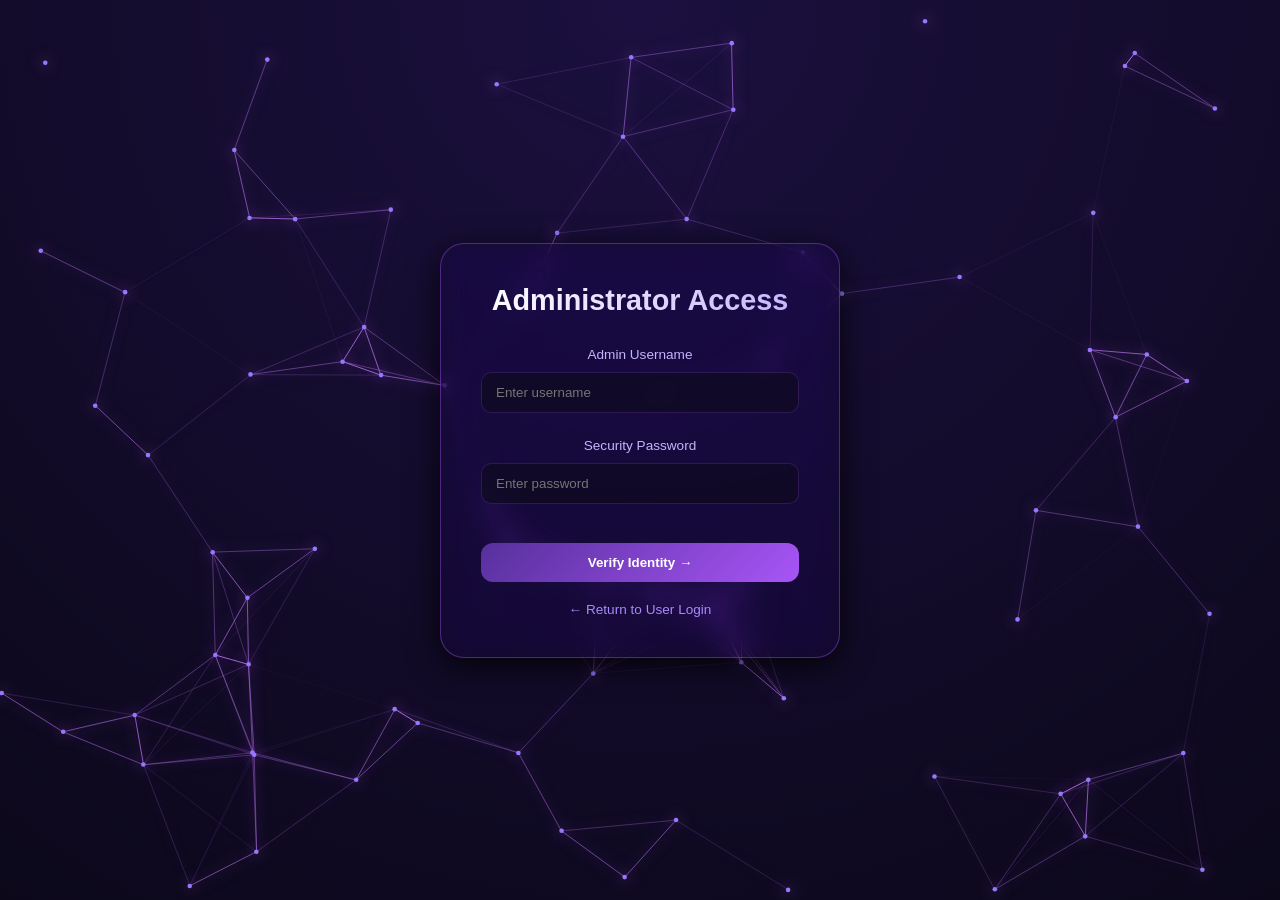
<file: templates/admin/admin_login.html>
<!DOCTYPE html>
<html lang="en">
<head>
    <meta charset="UTF-8">
    <meta name="viewport" content="width=device-width, initial-scale=1.0">
    <title>Admin Portal | NeuroHarmonics</title>
    <link rel="stylesheet" href="../../static/index/index.css">
</head>
<body class="admin-portal">
    <canvas id="neural-bg"></canvas>

    <div class="admin-center-wrapper">
        <div class="auth-card glassmorphism">
            <h2>Administrator Access</h2>
            <div class="form">
                <label>Admin Username</label>
                <input type="text" id="adminUsername" placeholder="Enter username" required>
                
                <label>Security Password</label>
                <input type="password" id="adminPassword" placeholder="Enter password" required>
                
                <button class="primary-btn" onclick="submitAdminAuth()">
                    Verify Identity →
                </button>
            </div>
            <a href="/login" class="back-to-user">← Return to User Login</a>
        </div>
    </div>

    <script src="../../static/index/script.js"></script>
    <script type="module" src="../../static/index/neural-bg.js"></script>
</body>
</html>
</file>
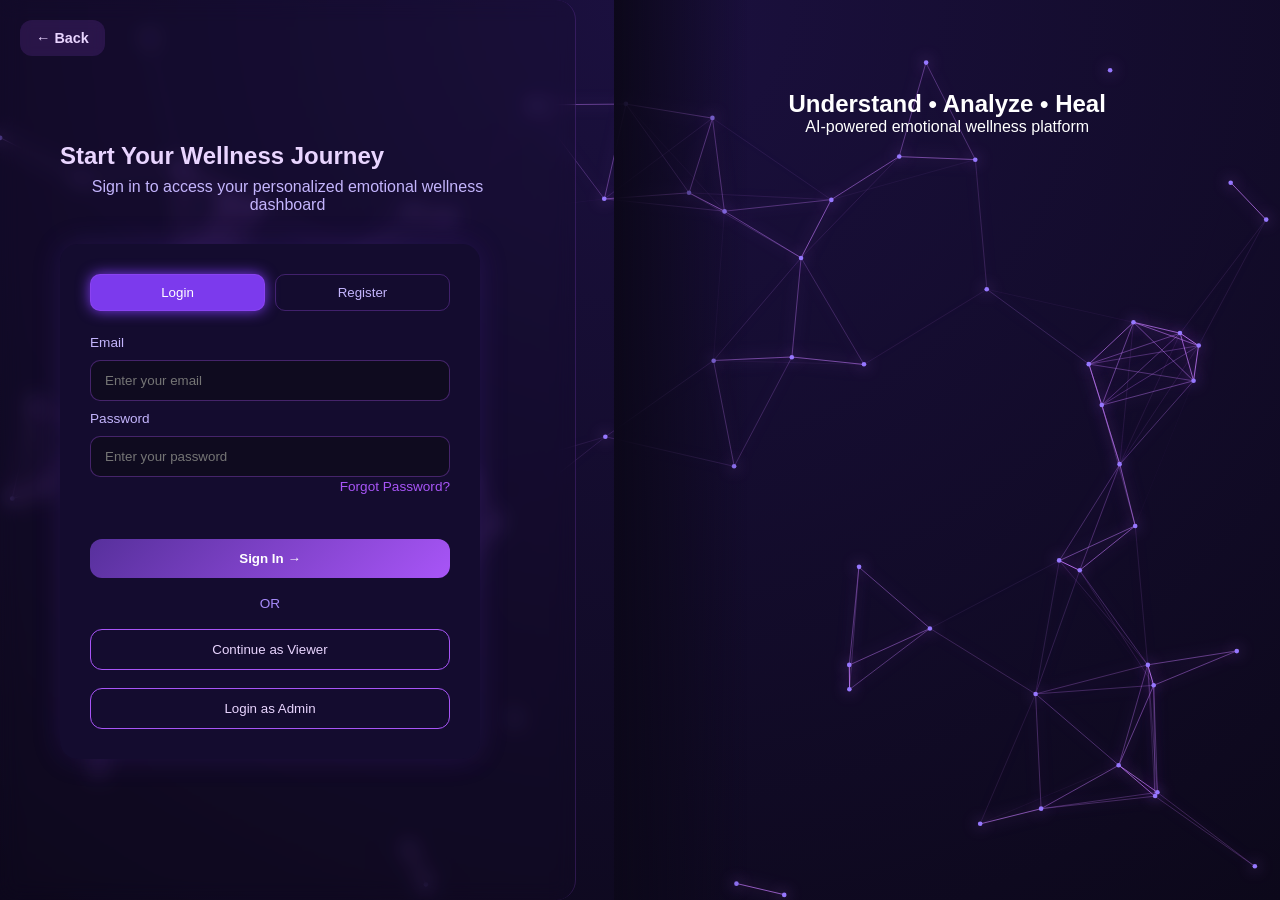
<file: templates/index/login.html>
<!DOCTYPE html>
<html lang="en">
<head>
  <meta charset="UTF-8" />
  <meta name="viewport" content="width=device-width, initial-scale=1.0" />
  <link rel="stylesheet" href="../../static/index/index.css" />
  <title>Wellness Login</title>
</head>
<body>
<canvas id="neural-bg"></canvas>
<a href="{{ url_for('home') }}" class="back-btn">← Back</a>

<!-- Main Layout -->
<main class="split-container">

  <!-- LEFT: Login Section -->
  <section class="left-section reveal">
    <h1>Start Your Wellness Journey</h1>
    <p class="subtitle">
      Sign in to access your personalized emotional wellness dashboard
    </p>

    <div class="auth-card">

      <!-- Tabs -->
      <div class="tabs">
        <button class="tab active" onclick="showLogin()">Login</button>
        <button class="tab" onclick="showRegister()">Register</button>
      </div>

      <!-- Login Form -->
      <form id="loginForm" class="form active">
    <label>Email</label>
    <input id="email" type="email" placeholder="Enter your email" required />

    <label>Password</label>
    <input id="password" type="password" placeholder="Enter your password" required />

    <div style="text-align: right; margin-top: -10px; margin-bottom: 20px;">
        <a href="#" onclick="forgotPassword()" style="color: #a855f7; font-size: 0.85rem; text-decoration: none;">Forgot Password?</a>
    </div>

    <button type="button" id="login-btn" class="primary-btn" onclick="login()">
        Sign In →
    </button>

    <div id="reset-section" style="display:none; margin-top: 20px; border-top: 1px solid rgba(255,255,255,0.1); padding-top: 15px;">
        <h4 style="color: #a855f7; margin-bottom: 10px;">Reset Password</h4>
        
        <label>OTP from Email</label>
        <input id="reset-otp" type="text" placeholder="6-digit code" maxlength="6" />

        <label>New Password</label>
        <input id="new-password" type="password" placeholder="Create new password" />

        <button type="button" class="primary-btn" style="background: #4f46e5; margin-top: 10px;" onclick="verifyResetAndChange()">
            Update Password
        </button>
    </div>
</form>

      <!-- Register Form -->
      <form id="registerForm" class="form hidden">
          <label>Full Name</label>
          <input type="text" id="reg-name" placeholder="Enter your full name" oninput="checkRegFields()" required />

          <label>Email</label>
          <input type="email" id="reg-email" placeholder="Enter your email" oninput="checkRegFields()" required />

          <label>Password</label>
          <input type="password" id="reg-password" placeholder="Create a password" oninput="checkRegFields()" required />

          <button type="button" id="validate-mail-btn" class="primary-btn" onclick="sendRegistrationOTP()" disabled style="opacity: 0.5; cursor: not-allowed;">
              Validate Mail →
          </button>

          <div id="otp-section" style="display:none; margin-top: 20px; border-top: 1px solid rgba(255,255,255,0.1); padding-top: 15px;">
              <label>Enter 6-Digit OTP</label>
              <input type="text" id="reg-otp" placeholder="Enter code from email" maxlength="6" style="text-align: center; letter-spacing: 5px;" />
              <button type="button" class="primary-btn" style="background: linear-gradient(135deg, #6366f1, #a855f7);" onclick="verifyAndRegister()">
                  Verify & Create Account
              </button>
          </div>
      </form>

      <div class="divider">OR</div>

      <button class="viewer-btn" onclick="window.location.href='/health-tips'">Continue as Viewer</button>

      <div class="divider"></div>

      <!-- ADMIN LOGIN -->
      <button class="admin-btn" onclick="goToAdminLogin()">
        Login as Admin
      </button>

    </div>
  </section>

  <!-- RIGHT: Video Section -->
<section class="right-section">
<video autoplay muted loop playsinline 
       poster="https://res.cloudinary.com/dkjp9svlj/video/upload/w_854,q_auto:eco,f_auto/v1771454826/waves_3_lwwahi.jpg" 
       style="width:100%; height:100%; object-fit:cover;">
    
    <source src="https://res.cloudinary.com/dkjp9svlj/video/upload/w_854,br_1m,q_auto:eco,f_auto/v1771454826/waves_3_lwwahi.mp4" type="video/mp4" />
    
    Your browser does not support the video tag.
</video>
  <div class="video-overlay">
    <h2>Understand • Analyze • Heal</h2>
    <p>AI-powered emotional wellness platform</p>
  </div>
</section>

</main>
<script src="../../static/index/script.js"></script>
<script type="module" src="../../static/index/neural-bg.js"></script>
<!-- Music Player Script -->
<script src="../../static/music_player.js"></script>
</body>
</html>
</file>
<file: static/index/index.css>
/* Emotion Detection Section */
.face-emotion-section {
  margin-top: 18px;
  display: flex;
  flex-direction: column;
  gap: 10px;
}
.face-btn, .capture-btn {
  background: linear-gradient(135deg, #a855f7, #7c3aed);
  color: #fff;
  border: none;
  border-radius: 8px;
  padding: 8px 16px;
  font-weight: 600;
  cursor: pointer;
  transition: 0.2s;
}
.face-btn:hover, .capture-btn:hover {
  background: #4c1d95;
}
#camera-container {
  display: flex;
  flex-direction: column;
  align-items: center;
  gap: 8px;
}
.emotion-result {
  margin-top: 10px;
  min-height: 32px;
  font-size: 1.1rem;
  font-weight: 600;
  opacity: 0;
  transition: opacity 0.3s;
}
.emotion-result.show {
  opacity: 1;
}
.emotion-label {
  color: #6d28d9;
}
.emotion-accuracy {
  color: #a855f7;
}
/* =========================
   Global Reset
========================= */
* {
  margin: 0;
  padding: 0;
  box-sizing: border-box;
  font-family: "Segoe UI", Tahoma, Geneva, Verdana, sans-serif;
}

body {
  background: transparent;
  color: #e9d5ff;
  min-height: 100vh;
  overflow-x: hidden;
}


/* =========================
   Navbar
========================= */
.navbar {
  display: flex;
  justify-content: space-between;
  align-items: center;
  padding: 18px 32px;
  background: linear-gradient(90deg, #4c1d95, #6d28d9);
  box-shadow: 0 4px 20px rgba(124, 58, 237, 0.45);
}

.music-btn-container {
  position: relative;
  display: inline-block;
}
.music-btn-container button#music-btn {
  background: #6d28d9;
  color: #fff;
  border: none;
  border-radius: 50%;
  width: 40px;
  height: 40px;
  font-size: 1.3rem;
  cursor: pointer;
  box-shadow: 0 2px 8px rgba(124, 58, 237, 0.18);
  transition: background 0.2s;
}
.music-btn-container button#music-btn:hover {
  background: #4c1d95;
}
.music-panel {
  position: absolute;
  top: 45px;
  right: 0;
  background: #fff;
  color: #4c1d95;
  border-radius: 12px;
  box-shadow: 0 4px 16px rgba(124, 58, 237, 0.18);
  padding: 16px 18px;
  min-width: 180px;
  display: none;
  flex-direction: column;
  align-items: center;
  z-index: 9999;
}
.music-panel.open {
  display: flex;
}
.music-panel button {
  background: #6d28d9;
  color: #fff;
  border: none;
  border-radius: 50%;
  width: 36px;
  height: 36px;
  font-size: 1.1rem;
  margin-bottom: 8px;
  cursor: pointer;
}
.music-panel input[type="range"] {
  width: 100px;
  margin-bottom: 8px;
}
.music-panel span {
  font-size: 0.95rem;
  color: #6d28d9;
}
}

.logo {
  font-size: 1.4rem;
  font-weight: bold;
  display: flex;
  gap: 8px;
  align-items: center;
  color: #fff;
}

.nav-link {
  text-decoration: none !important;
  background: linear-gradient(135deg, #a855f7, #7c3aed);
  border: none;
  padding: 10px 20px;
  border-radius: 10px;
  color: #fff;
  font-weight: 600;
  cursor: pointer;
  transition: 0.3s ease;
}

.nav-link:hover {
  transform: translateY(-2px) scale(1.05);
  box-shadow: 0 0 18px #a855f7;
}

.get-started {
  background: linear-gradient(135deg, #a855f7, #7c3aed);
  border: none;
  padding: 10px 20px;
  border-radius: 10px;
  color: #fff;
  font-weight: 600;
  cursor: pointer;
  transition: 0.3s ease;
}

.get-started:hover {
  transform: translateY(-2px) scale(1.05);
  box-shadow: 0 0 18px #a855f7;
}

/* =========================
   Hero Section
========================= */
.hero {
  text-align: center;
  padding: 80px 20px 60px;
}


.badge {
  display: inline-block;
  padding: 8px 16px;
  background: rgba(168, 85, 247, 0.15);
  border: 1px solid #a855f7;
  border-radius: 999px;
  color: #d8b4fe;
  font-size: 0.9rem;
  margin-bottom: 20px;
}

.hero-title {
  font-size: 3rem;
  font-weight: 800;
  background: linear-gradient(90deg, #c4b5fd, #e9d5ff);
  -webkit-background-clip: text;
  -webkit-text-fill-color: transparent;
}

.hero-description {
  max-width: 680px;
  margin: 18px auto 0;
  color: #c4b5fd;
  line-height: 1.6;
}

/* =========================
   Features
========================= */
.features {
  display: grid;
  grid-template-columns: repeat(auto-fit, minmax(230px, 1fr));
  gap: 24px;
  padding: 40px 60px;
}

.feature-card {
  background: #140c2f;
  padding: 26px 22px;
  border-radius: 16px;
  text-align: center;
  box-shadow: 0 10px 30px rgba(124, 58, 237, 0.25);
  transition: 0.3s ease;
}

.feature-card:hover {
  transform: translateY(-8px);
  box-shadow: 0 0 28px rgba(168, 85, 247, 0.55);
}

.feature-card .icon {
  font-size: 2rem;
  margin-bottom: 14px;
}

.feature-card h3 {
  margin-bottom: 8px;
  color: #ddd6fe;
}

.feature-card p {
  font-size: 0.95rem;
  color: #b8b2ff;
  line-height: 1.5;
}

/* =========================
   Auth Container
========================= */
.container {
  padding: 60px 20px 80px;
  display: flex;
  flex-direction: column;
  align-items: center;
}

.container h1 {
  font-size: 2rem;
  color: #e9d5ff;
}

.subtitle {
  margin-top: 8px;
  margin-bottom: 30px;
  color: #c4b5fd;
  text-align: center;
}

/* =========================
   Auth Card
========================= */
.auth-card {
  background: #140c2f;
  width: 100%;
  max-width: 420px;
  padding: 30px;
  border-radius: 18px;
 box-shadow: 0 0 30px rgba(124, 58, 237, 0.15);
}

/* =========================
   Tabs
========================= */
.tabs {
  display: flex;
  gap: 10px;
  margin-bottom: 24px;
}

.tab {
  flex: 1;
  padding: 10px;
  background: transparent;
  border: 1px solid rgba(168, 85, 247, 0.3);
  color: #c4b5fd;
  border-radius: 10px;
  cursor: pointer;
  transition: 0.3s ease;
}

.tab:hover {
  background: rgba(168, 85, 247, 0.15);
}

.tab.active {
  background: #7c3aed;
  color: #fff;
  box-shadow: 0 0 14px #7c3aed;
}

/* =========================
   Forms
========================= */
.form {
  display: flex;
  flex-direction: column;
  gap: 10px;
}


.form label {
  font-size: 0.85rem;
  color: #c4b5fd;
}

.form input {
  padding: 12px 14px;
  border-radius: 10px;
  border: 1px solid rgba(168, 85, 247, 0.35);
  background: #0f0b1f;
  color: #fff;
  outline: none;
  transition: 0.3s ease;
}

.form input:focus {
  border-color: #a855f7;
  box-shadow: 0 0 15px rgba(168, 85, 247, 0.4);
  background: rgba(168, 85, 247, 0.05);
}

.hidden {
  display: none;
}

/* =========================
   Buttons
========================= */

.primary-btn {

  margin-top: 14px;

  padding: 12px;

  border-radius: 12px;

  border: none;

  background: linear-gradient(135deg, #57309c, #a855f7);

  color: #fff;

  font-weight: 600;

  cursor: pointer;

  transition: 0.3s ease;

}



.primary-btn:hover {

  transform: translateY(-2px) scale(1.03);

  box-shadow: 0 0 10px #401a63;

}



.divider {

  text-align: center;

  margin: 18px 0;

  color: #a78bfa;

  font-size: 0.85rem;

}



.viewer-btn {

  width: 100%;
  padding: 12px;
  background: transparent;
  border: 1px solid #a855f7;
  border-radius: 12px;
  color: #e9d5ff;
  cursor: pointer;
  transition: 0.3s ease;
}



.viewer-btn:hover {
  background: rgba(168, 85, 247, 0.15);
  box-shadow: 0 0 12px rgba(168, 85, 247, 0.5);
}

/* =========================
   Responsive
========================= */
@media (max-width: 768px) {
  .features {
    padding: 30px 20px;
  }

  .hero-title {
    font-size: 2.3rem;
  }
}


/* =========================
   Scroll Animations
========================= */

/* Hidden state */
.reveal {
  opacity: 0;
  transform: translateY(40px);
  transition: all 0.8s ease;
}

/* Visible state */
.reveal.active {
  opacity: 1;
  transform: translateY(0);
}

/* Stagger animation for cards */
.feature-card {
  transition-delay: 0.1s;
}

.feature-card:nth-child(2) { transition-delay: 0.2s; }
.feature-card:nth-child(3) { transition-delay: 0.3s; }
.feature-card:nth-child(4) { transition-delay: 0.4s; }

/* =========================
   Back Button
========================= */
.back-btn {
  position: fixed;
  top: 20px;
  left: 20px;
  text-decoration: none;
  padding: 10px 16px;
  border-radius: 12px;
  font-weight: 600;
  font-size: 0.9rem;
  color: #e9d5ff;
  background: rgba(168, 85, 247, 0.15);
  backdrop-filter: blur(6px);
  transition: 0.3s ease;
  z-index: 1000;
}

/* Hover Effect */
.back-btn:hover {
  background: #7c3aed;
  color: #fff;
  box-shadow: 0 0 14px rgba(168, 85, 247, 0.6);
  transform: translateX(-4px);
}

/* Split Layout */
.split-container {
  display: flex;
  min-height: 100vh;
  justify-content: space-between; /* Creates the gap between the two flex items */
  background: transparent;
  align-items: flex-start;
  gap: 30px;
}

/* Left Section */
.left-section {
  width: 45%;
  padding: 60px;
  background: rgba(20, 10, 40, 0.2); /* More transparent */
  backdrop-filter: blur(10px);      /* Glass effect */
  border-right: 1px solid rgba(168, 85, 247, 0.2);
  border-radius: 0 20px 20px 0;
  display: flex;
  flex-direction: column;
  justify-content: center;
  min-height: 100vh;
  position: relative;
  z-index: 2;
  overflow-y: visible;
}

/* Right Section (Video) */
.right-section {
  position: fixed; /* Changed from fixed */
   /*flex: 1;            Takes up the remaining 55% of the screen */
  top: 0;
  right: 0;
  z-index: 1;
   height: 100vh;
  width: 52%;
  overflow: hidden;
}

.right-section::before {
  content: '';
  position: absolute;
  top: 0;
  left: 0;
  width: 100%;
  height: 100%;
  background: linear-gradient(to right, rgba(12, 8, 26, 1) 0%, transparent 20%);
  z-index: 2; /* Sits above video but below text */
  pointer-events: none;
}

.right-section video {
  width: 100%;
  height: 100%;
  opacity: 0.8; /* Change this number to adjust transparency */
  transition: opacity 0.5s ease; /* Optional: Makes the change smooth if it loads in */
  object-fit: cover;
}

.video-overlay {
  position: absolute;
  top: 10%;           /* Moves it near the top */
  left: 50%;
  transform: translateX(-50%); /* Only centers horizontally */
  text-align: center;
  color: white;
  z-index: 2;
  width: 90%;         /* Optional: Ensures text doesn't hit edges on mobile */
}

/* Admin Button */
.admin-btn {
  width: 100%;
  padding: 12px;
  background: transparent;
  border: 1px solid #a855f7;
  border-radius: 12px;
  color: #e9d5ff;
  cursor: pointer;
  transition: 0.3s ease;
}

.admin-btn:hover {
  background: rgba(168, 85, 247, 0.15);
  box-shadow: 0 0 12px rgba(168, 85, 247, 0.5);
}

/* Responsive */
@media (max-width: 900px) {
  .split-container {
    flex-direction: column;
  }

  .left-section,
  .right-section {
    width: 100%;
  }

  .right-section {
    height: 250px;
  }
}



#neural-bg {
  position: fixed;
  top: 0;
  left: 0;
  width: 100vw;
  height: 100vh;
  z-index: -1;      
  pointer-events: none;
  background: radial-gradient(circle at top, #1b103f, #0c081a);
}

/* Testimonials Styling */
.testimonials {
  padding: 80px 60px;
  text-align: center;
}

.section-title {
  font-size: 2.5rem;
  margin-bottom: 40px;
  color: #fff;
}

.section-title span {
  color: var(--accent-purple);
}

.testimonial-grid {
  display: grid;
  grid-template-columns: repeat(auto-fit, minmax(300px, 1fr));
  gap: 30px;
}

.testimonial-card {
  background: rgba(20, 12, 47, 0.6); /* Matching feature-card vibe */
  padding: 30px;
  border-radius: 20px;
  border: 1px solid rgba(168, 85, 247, 0.2);
  backdrop-filter: blur(10px);
  transition: 0.3s ease;
}

.testimonial-card:hover {
  transform: translateY(-5px);
  border-color: var(--accent-purple);
  box-shadow: 0 0 20px rgba(138, 43, 226, 0.2);
}

.testimonial-wrapper {
  position: relative;
  width: 100%;
  display: flex;
  align-items: center;
}

.testimonial-slider {
  display: flex;
  gap: 25px;
  overflow-x: auto; /* Enables horizontal scrolling */
  scroll-behavior: smooth;
  padding: 20px 10px;
  scrollbar-width: none; /* Hides scrollbar on Firefox */
}

.testimonial-slider::-webkit-scrollbar {
  display: none; /* Hides scrollbar on Chrome/Safari */
}

.testimonial-card {
  min-width: 320px; /* Forces cards to stay wide */
  flex-shrink: 0;   /* Prevents cards from shrinking */
  background: rgba(20, 12, 47, 0.6);
  border: 1px solid rgba(168, 85, 247, 0.2);
  backdrop-filter: blur(10px);
  border-radius: 18px;
  padding: 25px;
  transition: transform 0.3s ease;
}

.scroll-arrow {
  position: absolute;
  right: -10px;
  z-index: 10;
  background: #7c3aed;
  color: white;
  border: none;
  width: 45px;
  height: 45px;
  border-radius: 50%;
  cursor: pointer;
  box-shadow: 0 0 15px rgba(124, 58, 237, 0.5);
}

.rating {
  color: #fbbf24; /* Golden stars */
  margin-bottom: 15px;
  font-size: 1.2rem;
}

.feedback-text {
  font-style: italic;
  color: #ddd6fe;
  line-height: 1.6;
  margin-bottom: 20px;
}

.user-name {
  color: var(--accent-purple);
  font-weight: 600;
}

.science-section {
    padding: 100px 60px;
    background: linear-gradient(180deg, transparent, rgba(138, 43, 226, 0.05));
    text-align: center;
}

.science-grid {
    display: grid;
    grid-template-columns: repeat(auto-fit, minmax(280px, 1fr));
    gap: 25px;
    margin-top: 40px;
}

.science-grid .glass-card {
    background: rgba(255, 255, 255, 0.03);
    border: 1px solid rgba(157, 78, 221, 0.2);
    padding: 30px;
    border-radius: 20px;
    transition: 0.3s;
}

.science-grid .glass-card:hover {
    border-color: var(--accent-purple);
    background: rgba(157, 78, 221, 0.05);
}

.science-grid h3 {
    color: var(--accent-purple);
    margin-bottom: 15px;
    text-transform: uppercase;
    letter-spacing: 1px;
}

/* =========================
   Admin Standalone Layout
========================= */

/* 1. Force a single column layout and center it */
.admin-portal {
    display: flex;
    justify-content: center;
    align-items: center;
    min-height: 100vh;
    overflow: hidden;
}

/* 2. Wrapper to ensure perfect centering */
.admin-center-wrapper {
    z-index: 10;
    width: 100%;
    display: flex;
    justify-content: center;
    padding: 20px;
}

/* 3. The Glassmorphic Card */
.admin-portal .glassmorphism {
    background: rgba(20, 12, 47, 0.4); /* Translucent base */
    backdrop-filter: blur(12px) saturate(180%); /* The "Glass" effect */
    -webkit-backdrop-filter: blur(12px) saturate(180%);
    border: 1px solid rgba(168, 85, 247, 0.4); /* Purple glow border */
    border-radius: 24px;
    padding: 40px;
    box-shadow: 0 8px 32px 0 rgba(0, 0, 0, 0.8);
    max-width: 400px;
    width: 100%;
    text-align: center;
}



/* 4. Admin-specific Typography */
.admin-portal h2 {
    font-size: 1.8rem;
    background: linear-gradient(90deg, #fff, #c4b5fd);
    -webkit-background-clip: text;
    -webkit-text-fill-color: transparent;
    margin-bottom: 30px;
}

.admin-portal input {
    background: rgba(15, 11, 31, 0.7) !important;
    border: 1px solid rgba(168, 85, 247, 0.2);
    margin-bottom: 15px;
}

.back-to-user {
    display: block;
    margin-top: 20px;
    color: #a78bfa;
    text-decoration: none;
    font-size: 0.85rem;
    transition: 0.3s;
}

.back-to-user:hover {
    color: #fff;
    text-shadow: 0 0 8px #7c3aed;
}

/* 5. Clean up: Hide any split-container elements if they exist */
.admin-portal .right-section, 
.admin-portal .left-section {
    display: none !important;
}
</file>
